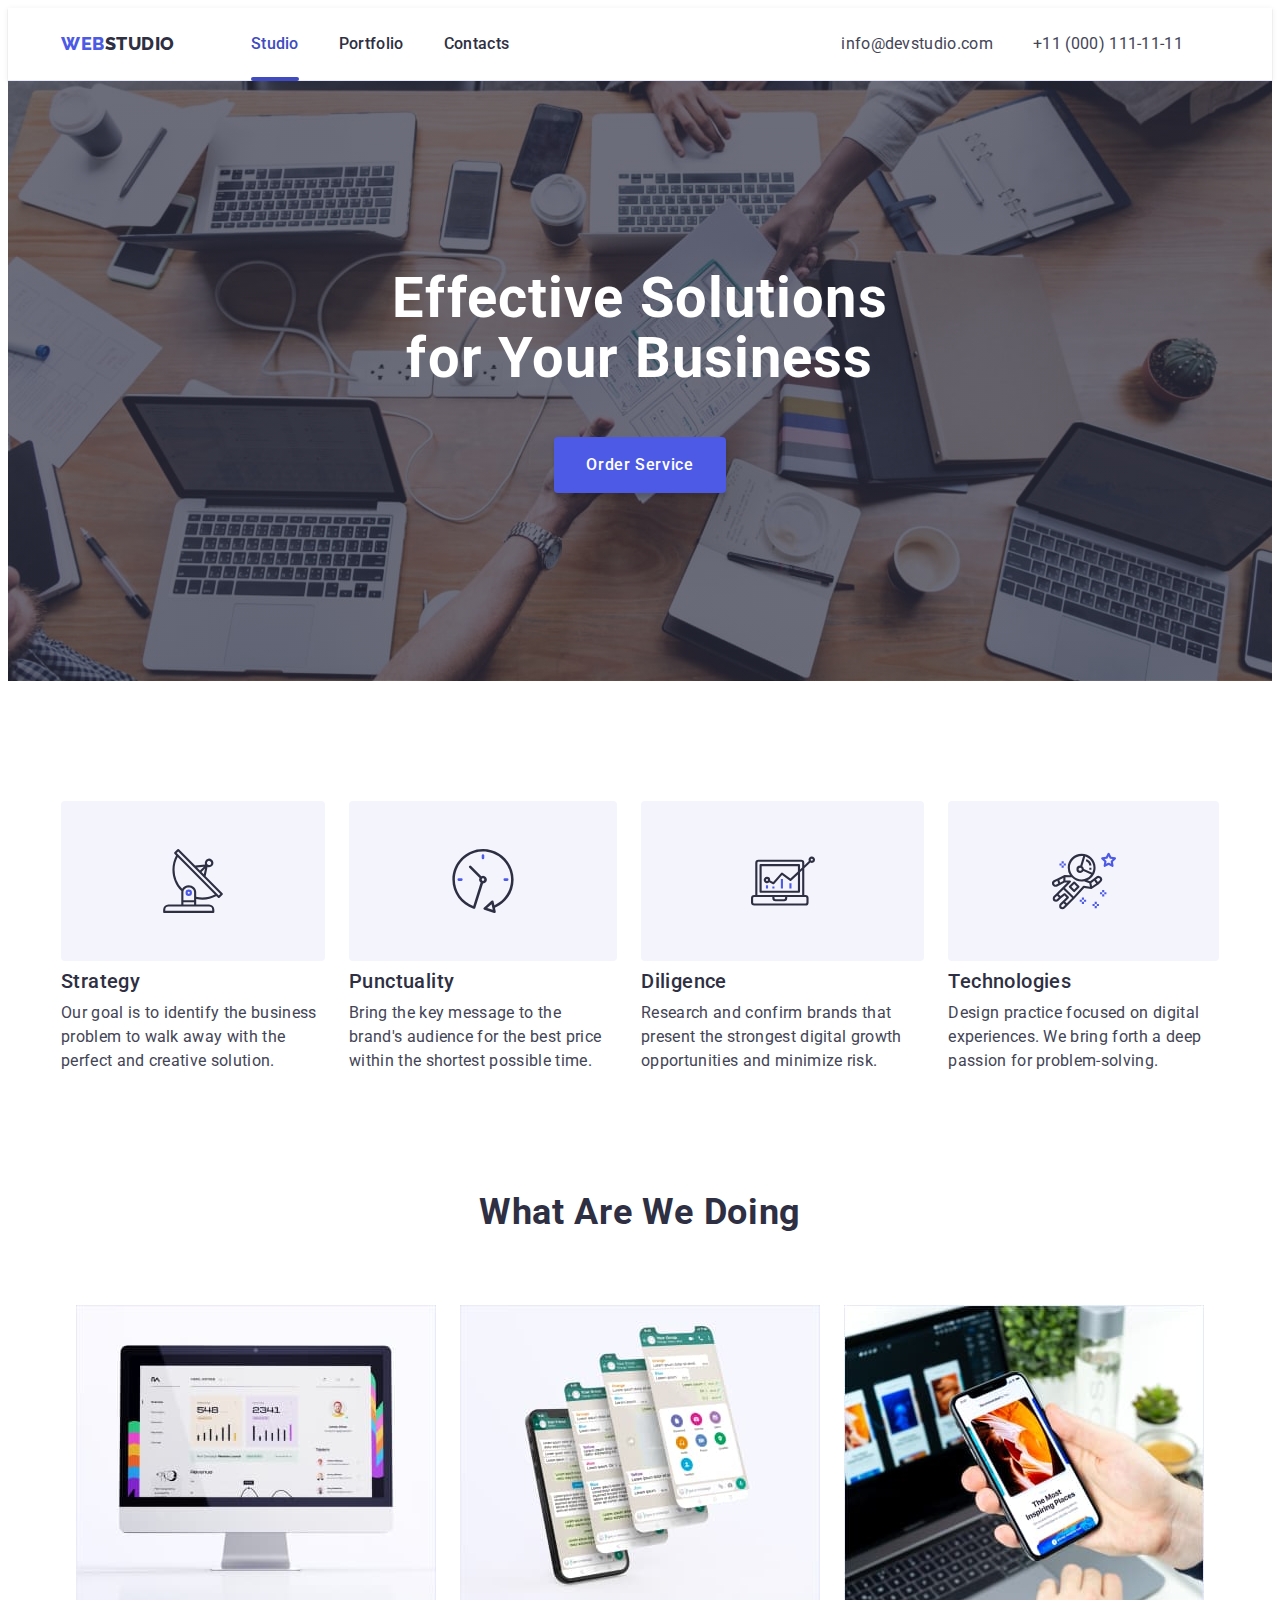
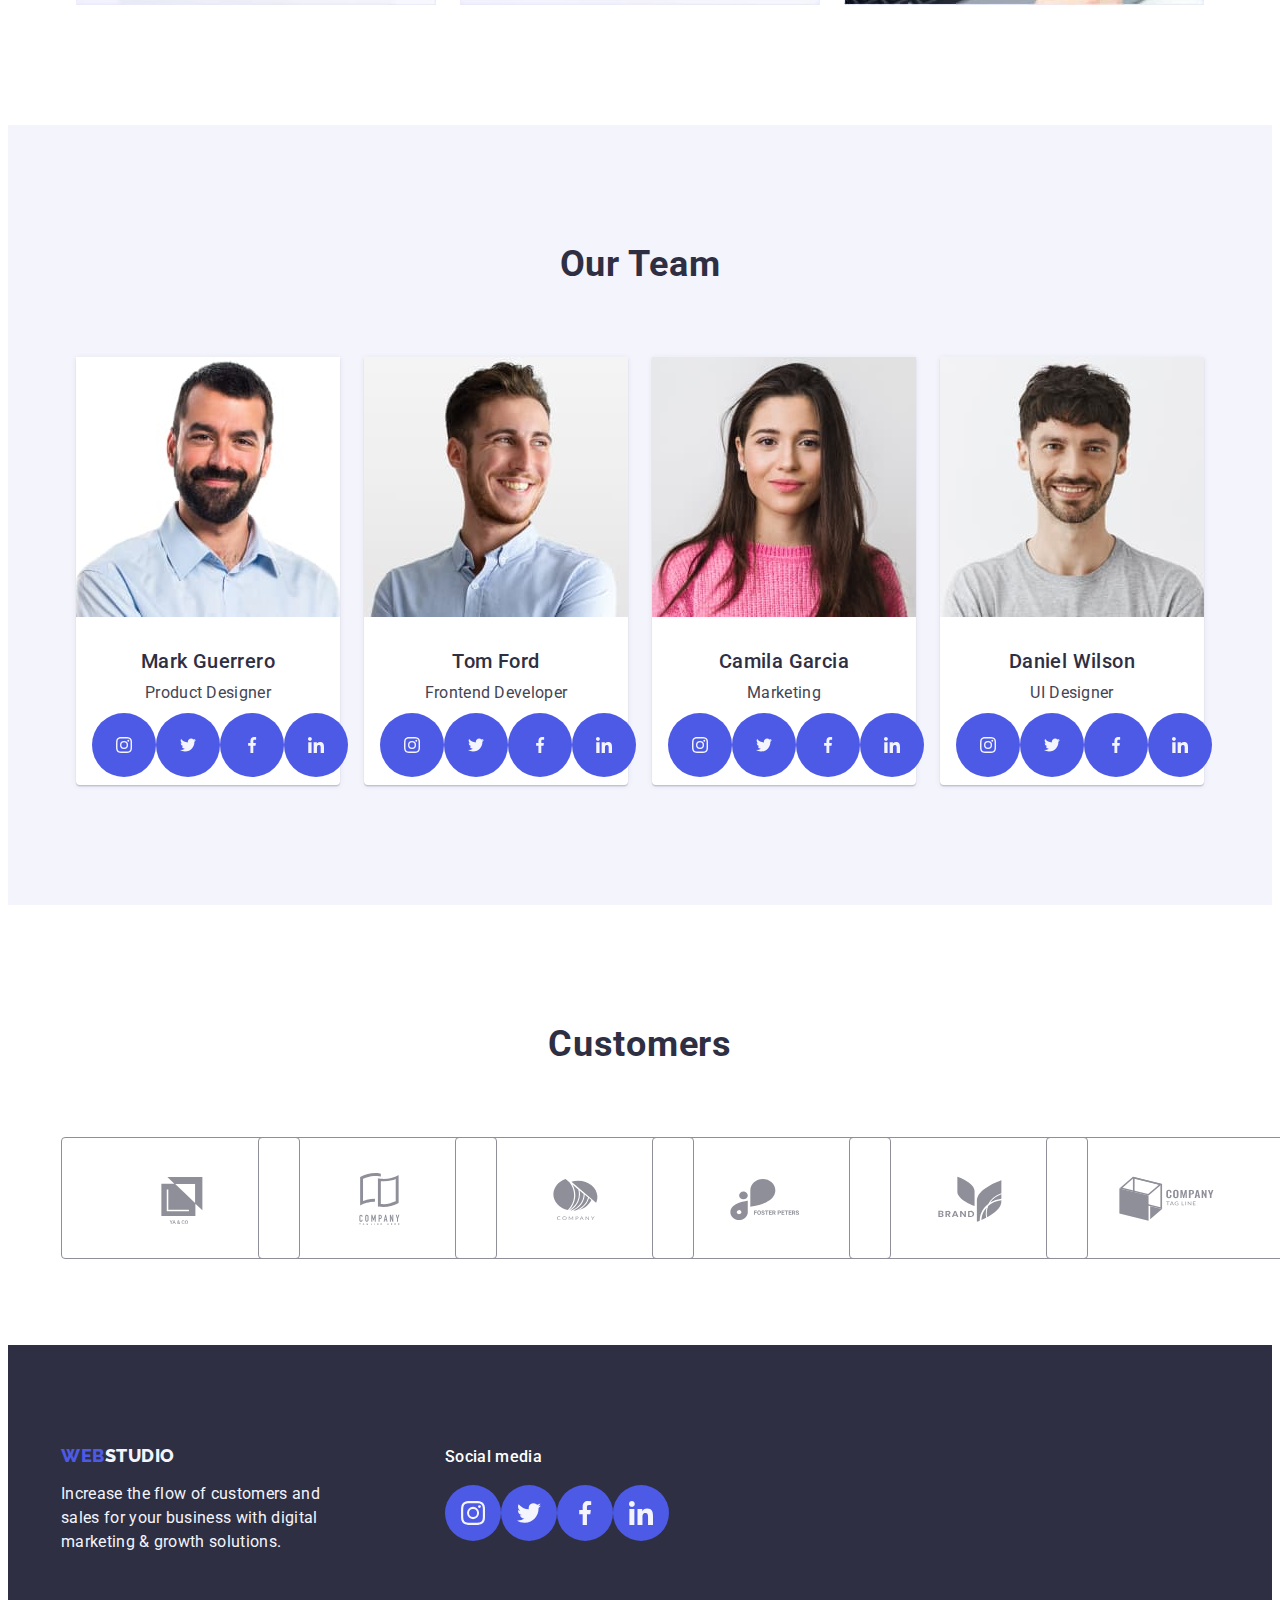
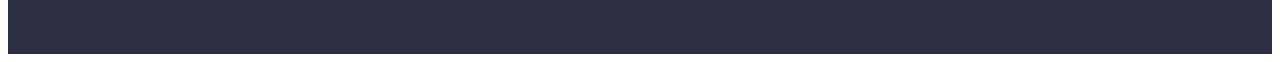
<file: index.html>
<!DOCTYPE html>
<html lang="en">
  <head>
    <meta charset="UTF-8" />
    <meta http-equiv="X-UA-Compatible" content="IE=edge" />
    <meta name="viewport" content="width=device-width, initial-scale=1.0" />
    <title>Студія</title>

    <link
      rel="stylesheet"
      href="https://cdnjs.cloudflare.com/ajax/libs/modern-normalize/2.0.0/modern-normalize.min.css"
      integrity="sha512-4xo8blKMVCiXpTaLzQSLSw3KFOVPWhm/TRtuPVc4WG6kUgjH6J03IBuG7JZPkcWMxJ5huwaBpOpnwYElP/m6wg=="
      crossorigin="anonymous"
      referrerpolicy="no-referrer"
    />
    <link rel="stylesheet" href="./css/styles.css" />
    <link rel="preconnect" href="https://fonts.googleapis.com" />
    <link rel="preconnect" href="https://fonts.gstatic.com" crossorigin />
    <link
      href="https://fonts.googleapis.com/css2?family=Raleway:wght@800&family=Roboto:wght@400;500;700;900&display=swap"
      rel="stylesheet"
    />
  </head>
  <body>
    <!-- Header -->
    <header class="header">
      <div class="head container">
        <nav class="navigation">
          <!-- LOGO -->
          <a href="./index.html" class="link logo"
            >Web<span class="link logo-part">Studio</span></a
          >
          <!-- Navigation links -->
          <ul class="list list-nav">
            <li>
              <a href="./index.html" class="link nav-site current">Studio</a>
            </li>
            <li>
              <a href="./portfolio.html" class="link nav-site">Portfolio</a>
            </li>
            <li><a href="" class="link nav-site">Contacts</a></li>
          </ul>
        </nav>
        <!-- Contacts mail and phone -->
        <address class="contacts">
          <ul class="list list-contacts">
            <li>
              <a href="mailto:info@devstudio.com" class="link contact"
                >info@devstudio.com</a
              >
            </li>
            <li>
              <a href="tel:+110001111111" class="link contact"
                >+11 (000) 111-11-11</a
              >
            </li>
          </ul>
        </address>
      </div>
    </header>
    <main>
      <!-- HERO -->
      <section class="hero section">
        <div class="container hero-container">
          <h1 class="hero-titel">Effective Solutions for Your Business</h1>
          <button type="button" class="hero-btn" data-modal-open>
            Order Service
          </button>
        </div>
      </section>
      <section class="section second-section">
        <div class="container">
          <!-- Features -->
          <h2 class="visually-hidden">Features</h2>
          <ul class="list list-features">
            <li class="features">
              <div class="icon-background">
                <svg class="icon-features" width="64" height="64">
                  <use href="./images/icons.svg#icon-antenna-1"></use>
                </svg>
              </div>
              <h3 class="title-features">Strategy</h3>
              <p class="features-descr">
                Our goal is to identify the business problem to walk away with
                the perfect and creative solution.
              </p>
            </li>
            <li class="features">
              <div class="icon-background">
                <svg class="icon-features" width="64" height="64">
                  <use href="./images/icons.svg#icon-clock-1"></use>
                </svg>
              </div>
              <h3 class="title-features">Punctuality</h3>
              <p class="features-descr">
                Bring the key message to the brand's audience for the best price
                within the shortest possible time.
              </p>
            </li>
            <li class="features">
              <div class="icon-background">
                <svg class="icon-features" width="64" height="64">
                  <use href="./images/icons.svg#icon-diagram-1"></use>
                </svg>
              </div>
              <h3 class="title-features">Diligence</h3>
              <p class="features-descr">
                Research and confirm brands that present the strongest digital
                growth opportunities and minimize risk.
              </p>
            </li>
            <li class="features">
              <div class="icon-background">
                <svg class="icon-features" width="64" height="64">
                  <use href="./images/icons.svg#icon-astronaut-1"></use>
                </svg>
              </div>
              <h3 class="title-features">Technologies</h3>
              <p class="features-descr">
                Design practice focused on digital experiences. We bring forth a
                deep passion for problem-solving.
              </p>
            </li>
          </ul>
        </div>
      </section>
      <section class="section third-section">
        <div class="container">
          <!-- What are we doing -->
          <h2 class="titel-section">What are we doing</h2>
          <ul class="list do-examples">
            <li class="exampel">
              <img
                src="./images/img1.jpg"
                alt="computer with open designed app"
                width="360"
              />
            </li>
            <li class="exampel">
              <img
                src="./images/img2.jpg"
                alt="opened app on the phon and layers of it"
                width="360"
              />
            </li>
            <li class="exampel">
              <img
                src="./images/img3.jpg"
                alt="mobile with open designed app"
                width="360"
              />
            </li>
          </ul>
        </div>
      </section>
      <section class="our-team section">
        <div class="container">
          <!-- Our Team -->
          <h2 class="titel-section">Our Team</h2>
          <ul class="list team">
            <li class="team-members">
              <img
                src="./images/img4.jpg"
                alt="photo of Product Designer"
                width="264"
              />
              <div class="container-card">
                <h3 class="name-employee">Mark Guerrero</h3>
                <p class="employee-desc">Product Designer</p>
                <ul class="list icon-social-list">
                  <li class="social-icon">
                    <a href="" class="icon-social-link"
                      ><svg class="icon-social" width="16" height="16">
                        <use href="./images/icons.svg#icon-instagram-2"></use>
                      </svg>
                    </a>
                  </li>
                  <li class="social-icon">
                    <a class="icon-social-link">
                      <svg class="icon-social" width="16" height="16">
                        <use href="./images/icons.svg#icon-twitter-1"></use>
                      </svg>
                    </a>
                  </li>
                  <li class="social-icon">
                    <a class="icon-social-link">
                      <svg class="icon-social" width="16" height="16">
                        <use href="./images/icons.svg#icon-facebook-1"></use>
                      </svg>
                    </a>
                  </li>
                  <li class="social-icon">
                    <a class="icon-social-link">
                      <svg class="icon-social" width="16" height="16">
                        <use href="./images/icons.svg#icon-linkedin-1"></use>
                      </svg>
                    </a>
                  </li>
                </ul>
              </div>
            </li>
            <li class="team-members">
              <img
                src="./images/img5.jpg"
                alt="photo of Frontend Developer"
                width="264"
              />
              <div class="container-card">
                <h3 class="name-employee">Tom Ford</h3>
                <p class="employee-desc">Frontend Developer</p>

                <ul class="list icon-social-list">
                  <li class="social-icon">
                    <a href="" class="icon-social-link"
                      ><svg class="icon-social" width="16" height="16">
                        <use href="./images/icons.svg#icon-instagram-2"></use>
                      </svg>
                    </a>
                  </li>
                  <li class="social-icon">
                    <a class="icon-social-link">
                      <svg class="icon-social" width="16" height="16">
                        <use href="./images/icons.svg#icon-twitter-1"></use>
                      </svg>
                    </a>
                  </li>
                  <li class="social-icon">
                    <a class="icon-social-link">
                      <svg class="icon-social" width="16" height="16">
                        <use href="./images/icons.svg#icon-facebook-1"></use>
                      </svg>
                    </a>
                  </li>
                  <li class="social-icon">
                    <a class="icon-social-link">
                      <svg class="icon-social" width="16" height="16">
                        <use href="./images/icons.svg#icon-linkedin-1"></use>
                      </svg>
                    </a>
                  </li>
                </ul>
              </div>
            </li>
            <li class="team-members">
              <img
                src="./images/img6.jpg"
                alt="photo of employee of Marketing"
                width="264"
              />
              <div class="container-card">
                <h3 class="name-employee">Camila Garcia</h3>
                <p class="employee-desc">Marketing</p>

                <ul class="list icon-social-list">
                  <li class="social-icon">
                    <a href="" class="icon-social-link"
                      ><svg class="icon-social" width="16" height="16">
                        <use href="./images/icons.svg#icon-instagram-2"></use>
                      </svg>
                    </a>
                  </li>
                  <li class="social-icon">
                    <a class="icon-social-link">
                      <svg class="icon-social" width="16" height="16">
                        <use href="./images/icons.svg#icon-twitter-1"></use>
                      </svg>
                    </a>
                  </li>
                  <li class="social-icon">
                    <a class="icon-social-link">
                      <svg class="icon-social" width="16" height="16">
                        <use href="./images/icons.svg#icon-facebook-1"></use>
                      </svg>
                    </a>
                  </li>
                  <li class="social-icon">
                    <a class="icon-social-link">
                      <svg class="icon-social" width="16" height="16">
                        <use href="./images/icons.svg#icon-linkedin-1"></use>
                      </svg>
                    </a>
                  </li>
                </ul>
              </div>
            </li>
            <li class="team-members">
              <img
                src="./images/img7.jpg"
                alt="foto of UI Designer"
                width="264"
              />
              <div class="container-card">
                <h3 class="name-employee">Daniel Wilson</h3>
                <p class="employee-desc">UI Designer</p>

                <ul class="list icon-social-list">
                  <li class="social-icon">
                    <a href="" class="icon-social-link"
                      ><svg class="icon-social" width="16" height="16">
                        <use href="./images/icons.svg#icon-instagram-2"></use>
                      </svg>
                    </a>
                  </li>
                  <li class="social-icon">
                    <a href="" class="icon-social-link">
                      <svg class="icon-social" width="16" height="16">
                        <use href="./images/icons.svg#icon-twitter-1"></use>
                      </svg>
                    </a>
                  </li>
                  <li class="social-icon">
                    <a href="" class="icon-social-link">
                      <svg class="icon-social" width="16" height="16">
                        <use href="./images/icons.svg#icon-facebook-1"></use>
                      </svg>
                    </a>
                  </li>
                  <li class="social-icon">
                    <a href="" class="icon-social-link">
                      <svg class="icon-social" width="16" height="16">
                        <use href="./images/icons.svg#icon-linkedin-1"></use>
                      </svg>
                    </a>
                  </li>
                </ul>
              </div>
            </li>
          </ul>
        </div>
      </section>
      <!-- Fifth section customers -->
      <section class="customers-section">
        <div class="container">
          <h2 class="titel-section">Customers</h2>
          <ul class="list customers-list">
            <li class="customer">
              <a href="" class="link customers-link">
                <svg class="customer-icon" width="104" height="56">
                  <use href="./images/icons.svg#icon-Logo1"></use>
                </svg>
              </a>
            </li>
            <li class="customer">
              <a href="" class="link customers-link">
                <svg class="customer-icon" width="104" height="56">
                  <use href="./images/icons.svg#icon-Logo2"></use>
                </svg>
              </a>
            </li>
            <li class="customer">
              <a href="" class="link customers-link">
                <svg class="customer-icon" width="104" height="56">
                  <use href="./images/icons.svg#icon-Logo3"></use>
                </svg>
              </a>
            </li>
            <li class="customer">
              <a href="" class="link customers-link">
                <svg class="customer-icon" width="104" height="56">
                  <use href="./images/icons.svg#icon-Logo4"></use>
                </svg>
              </a>
            </li>
            <li class="customer">
              <a href="" class="link customers-link">
                <svg class="customer-icon" width="104" height="56">
                  <use href="./images/icons.svg#icon-Logo5"></use>
                </svg>
              </a>
            </li>
            <li class="customer">
              <a href="" class="link customers-link">
                <svg class="customer-icon" width="104" height="56">
                  <use href="./images/icons.svg#icon-Logo6"></use>
                </svg>
              </a>
            </li>
          </ul>
        </div>
      </section>
    </main>
    <!-- footer -->
    <footer class="footer">
      <div class="container footer-content">
        <div class="footer-right">
          <a href="./index.html" class="logo-footer link"
            >Web<span class="link logo-footer-part">Studio</span></a
          >
          <p class="footer-slogan">
            Increase the flow of customers and sales for your business with
            digital marketing & growth solutions.
          </p>
        </div>
        <div>
          <p class="titel-socials">Social media</p>
          <ul class="list footer-social-list">
            <li class="footer-social-point">
              <a href="" class="link footer-socials">
                <svg class="icon-svg-footer" width="24" height="24">
                  <use href="./images/icons.svg#icon-instagram-2"></use>
                </svg>
              </a>
            </li>
            <li class="footer-social-point">
              <a href="" class="link footer-socials">
                <svg class="icon-svg-footer" width="24" height="24">
                  <use href="./images/icons.svg#icon-twitter-1"></use>
                </svg>
              </a>
            </li>
            <li class="footer-social-point">
              <a href="" class="link footer-socials">
                <svg class="icon-svg-footer" width="24" height="24">
                  <use href="./images/icons.svg#icon-facebook-1"></use>
                </svg>
              </a>
            </li>
            <li class="footer-social-point">
              <a href="" class="link footer-socials">
                <svg class="icon-svg-footer" width="24" height="24">
                  <use href="./images/icons.svg#icon-linkedin-1"></use>
                </svg>
              </a>
            </li>
          </ul>
        </div>
      </div>
    </footer>
    <div class="backdrop is-hidden" data-modal>
      <div class="modal">
        <button type="button" class="btn-modal" data-modal-close>
          <svg class="icon-modal" width="8" height="8">
            <use href="./images/icons.svg#icon-close"></use>
          </svg>
        </button>
      </div>
    </div>
    <script src="./js/modal.js"></script>
  </body>
</html>
</file>
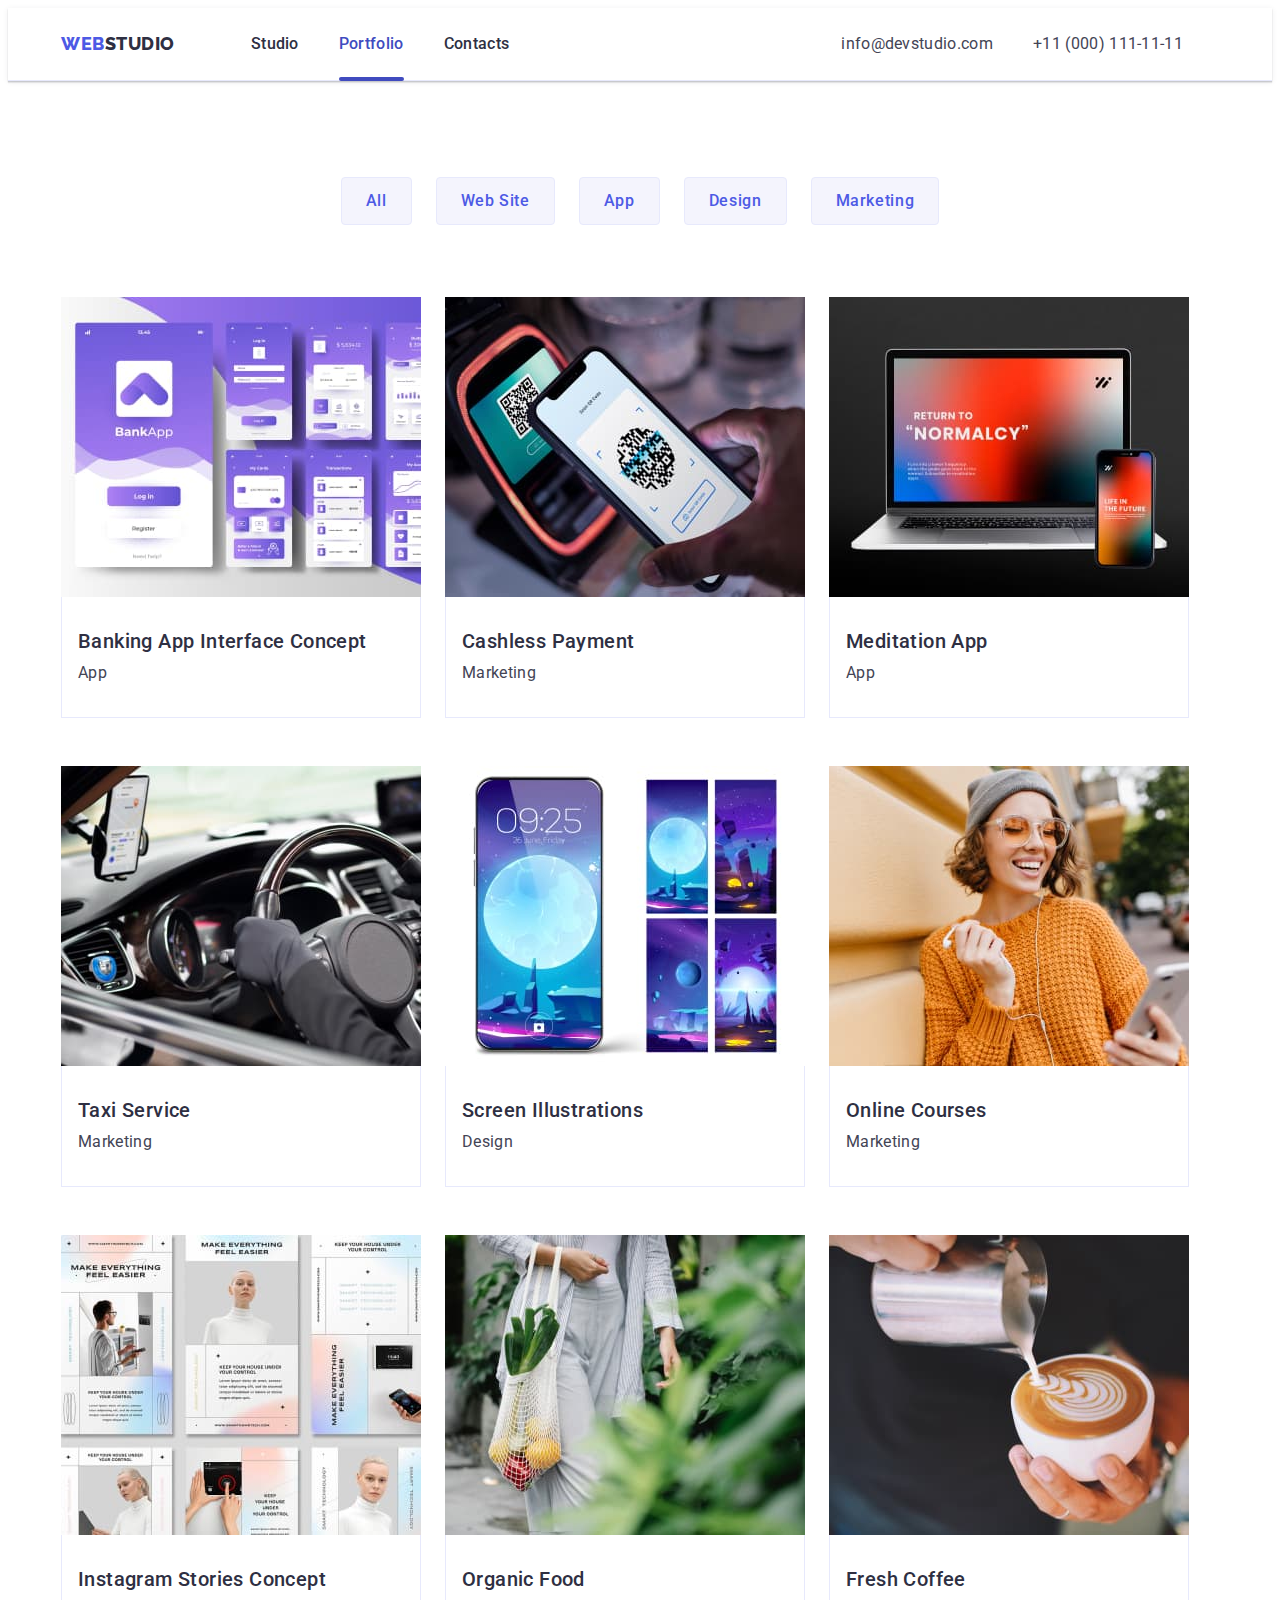
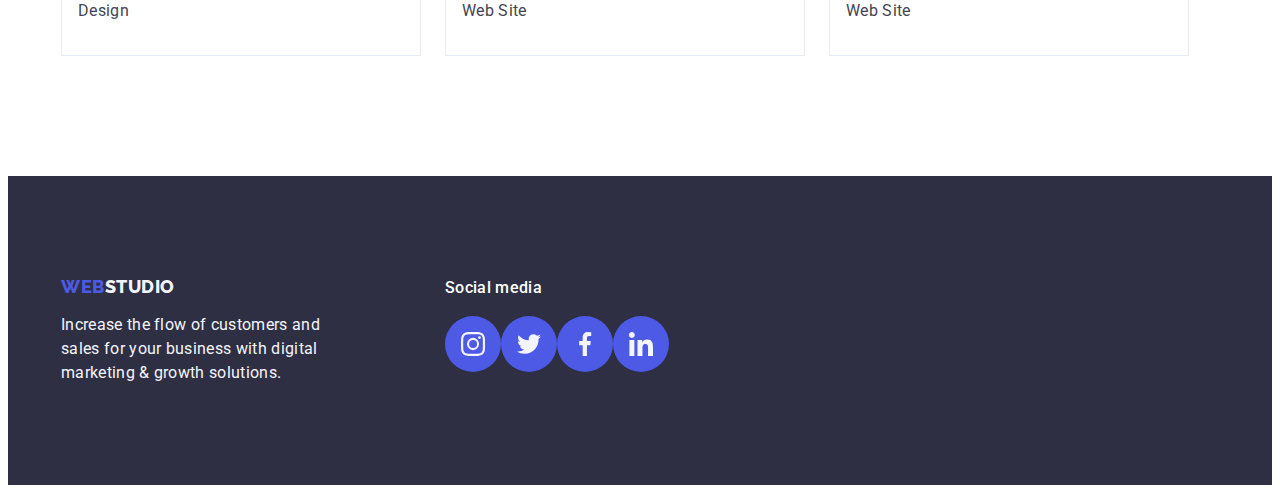
<file: portfolio.html>
<!DOCTYPE html>
<html lang="en">
  <head>
    <meta charset="UTF-8" />
    <meta http-equiv="X-UA-Compatible" content="IE=edge" />
    <meta name="viewport" content="width=device-width, initial-scale=1.0" />
    <title>Портфоліо</title>
    <link
      rel="stylesheet"
      href="https://cdnjs.cloudflare.com/ajax/libs/modern-normalize/2.0.0/modern-normalize.min.css"
      integrity="sha512-4xo8blKMVCiXpTaLzQSLSw3KFOVPWhm/TRtuPVc4WG6kUgjH6J03IBuG7JZPkcWMxJ5huwaBpOpnwYElP/m6wg=="
      crossorigin="anonymous"
      referrerpolicy="no-referrer"
    />
    <link rel="stylesheet" href="./css/styles.css" />
    <link rel="preconnect" href="https://fonts.googleapis.com" />
    <link rel="preconnect" href="https://fonts.gstatic.com" crossorigin />
    <link
      href="https://fonts.googleapis.com/css2?family=Raleway:wght@800&family=Roboto:wght@400;500;700;900&display=swap"
      rel="stylesheet"
    />
  </head>
  <body>
    <!-- Header -->
    <header class="header">
      <div class="head container">
        <nav class="navigation">
          <!-- LOGO -->
          <a href="./index.html" class="link logo"
            >Web<span class="link logo-part">Studio</span></a
          >
          <!-- Navigation links -->
          <ul class="list list-nav">
            <li>
              <a href="./index.html" class="link nav-site">Studio</a>
            </li>
            <li>
              <a href="./portfolio.html" class="link nav-site current"
                >Portfolio</a
              >
            </li>
            <li><a href="" class="link nav-site">Contacts</a></li>
          </ul>
        </nav>
        <!-- Contacts mail and phone -->
        <address class="contacts">
          <ul class="list list-contacts">
            <li>
              <a href="mailto:info@devstudio.com" class="link contact"
                >info@devstudio.com</a
              >
            </li>
            <li>
              <a href="tel:+110001111111" class="link contact"
                >+11 (000) 111-11-11</a
              >
            </li>
          </ul>
        </address>
      </div>
    </header>
    <main>
      <!-- Main section -->
      <section class="section portfolio-section">
        <div class="container">
          <h1 class="visually-hidden">Portfolio</h1>
          <ul class="list filter-btn">
            <!-- Filters -->
            <li><button type="button" class="btn-portfolio">All</button></li>
            <li>
              <button type="button" class="btn-portfolio">Web Site</button>
            </li>
            <li><button type="button" class="btn-portfolio">App</button></li>
            <li><button type="button" class="btn-portfolio">Design</button></li>
            <li>
              <button type="button" class="btn-portfolio">Marketing</button>
            </li>
          </ul>
          <!-- Images and description of portfolio -->
          <ul class="list portfolio-links">
            <li class="portfolio-link">
              <!-- Banking App Interface Concept -->
              <a href="" class="card-link link">
                <div class="card-overlay">
                  <img
                    src="./images/img8.jpg"
                    alt="Banking App Interface Concept"
                    width="360"
                  />
                  <p class="overlay">
                    14 Stylish and User-Friendly App Design Concepts · Task
                    Manager App · Calorie Tracker App · Exotic Fruit Ecommerce
                    App · Cloud Storage App
                  </p>
                </div>
                <div class="card-portfolio">
                  <h2 class="portfolio-item">Banking App Interface Concept</h2>
                  <p class="portfolio-descr">App</p>
                </div></a
              >
            </li>
            <li class="portfolio-link">
              <!-- Cashless Payment -->
              <a href="" class="card-link link">
                <div class="card-overlay">
                  <img
                    src="./images/img9.jpg"
                    alt="Cashless Payment"
                    width="360"
                  />
                  <p class="overlay">
                    14 Stylish and User-Friendly App Design Concepts · Task
                    Manager App · Calorie Tracker App · Exotic Fruit Ecommerce
                    App · Cloud Storage App
                  </p>
                </div>
                <div class="card-portfolio">
                  <h2 class="portfolio-item">Cashless Payment</h2>
                  <p class="portfolio-descr">Marketing</p>
                </div></a
              >
            </li>
            <li class="portfolio-link">
              <!-- Meditation App -->
              <a href="" class="card-link link">
                <div class="card-overlay">
                  <img
                    src="./images/img10.jpg"
                    alt="Meditation App"
                    width="360"
                  />
                  <p class="overlay">
                    14 Stylish and User-Friendly App Design Concepts · Task
                    Manager App · Calorie Tracker App · Exotic Fruit Ecommerce
                    App · Cloud Storage App
                  </p>
                </div>
                <div class="card-portfolio">
                  <h2 class="portfolio-item">Meditation App</h2>
                  <p class="portfolio-descr">App</p>
                </div></a
              >
            </li>
            <li class="portfolio-link">
              <!-- Taxi Service -->
              <a href="" class="card-link link">
                <div class="card-overlay">
                  <img
                    src="./images/img11.jpg"
                    alt="Taxi Service"
                    width="360"
                  />
                  <p class="overlay">
                    14 Stylish and User-Friendly App Design Concepts · Task
                    Manager App · Calorie Tracker App · Exotic Fruit Ecommerce
                    App · Cloud Storage App
                  </p>
                </div>
                <div class="card-portfolio">
                  <h2 class="portfolio-item">Taxi Service</h2>
                  <p class="portfolio-descr">Marketing</p>
                </div></a
              >
            </li>
            <li class="portfolio-link">
              <!-- Screen Illustrations -->
              <a href="" class="card-link link">
                <div class="card-overlay">
                  <img
                    src="./images/img12.jpg"
                    alt="Screen Illustrations"
                    width="360"
                  />
                  <p class="overlay">
                    14 Stylish and User-Friendly App Design Concepts · Task
                    Manager App · Calorie Tracker App · Exotic Fruit Ecommerce
                    App · Cloud Storage App
                  </p>
                </div>
                <div class="card-portfolio">
                  <h2 class="portfolio-item">Screen Illustrations</h2>
                  <p class="portfolio-descr">Design</p>
                </div></a
              >
            </li>
            <li class="portfolio-link">
              <!-- Online Courses -->
              <a href="" class="card-link link"
                ><div class="card-overlay">
                  <img
                    src="./images/img13.jpg"
                    alt="Online Courses"
                    width="360"
                  />
                  <p class="overlay">
                    14 Stylish and User-Friendly App Design Concepts · Task
                    Manager App · Calorie Tracker App · Exotic Fruit Ecommerce
                    App · Cloud Storage App
                  </p>
                </div>
                <div class="card-portfolio">
                  <h2 class="portfolio-item">Online Courses</h2>
                  <p class="portfolio-descr">Marketing</p>
                </div></a
              >
            </li>
            <li class="portfolio-link">
              <!-- Instagram Stories Concept -->
              <a href="" class="card-link link">
                <div class="card-overlay">
                  <img
                    src="./images/img14.jpg"
                    alt="Instagram Stories Concept"
                    width="360"
                  />
                  <p class="overlay">
                    14 Stylish and User-Friendly App Design Concepts · Task
                    Manager App · Calorie Tracker App · Exotic Fruit Ecommerce
                    App · Cloud Storage App
                  </p>
                </div>
                <div class="card-portfolio">
                  <h2 class="portfolio-item">Instagram Stories Concept</h2>
                  <p class="portfolio-descr">Design</p>
                </div></a
              >
            </li>
            <li class="portfolio-link">
              <!-- Organic Food -->
              <a href="" class="card-link link">
                <div class="card-overlay">
                  <img
                    src="./images/img15.jpg"
                    alt="Organic Food"
                    width="360"
                  />
                  <p class="overlay">
                    14 Stylish and User-Friendly App Design Concepts · Task
                    Manager App · Calorie Tracker App · Exotic Fruit Ecommerce
                    App · Cloud Storage App
                  </p>
                </div>
                <div class="card-portfolio">
                  <h2 class="portfolio-item">Organic Food</h2>
                  <p class="portfolio-descr">Web Site</p>
                </div></a
              >
            </li>
            <li class="portfolio-link">
              <!-- Fresh Coffee -->
              <a href="" class="card-link link">
                <div class="card-overlay">
                  <img
                    src="./images/img16.jpg"
                    alt="Fresh Coffee"
                    width="360"
                  />
                  <p class="overlay">
                    14 Stylish and User-Friendly App Design Concepts · Task
                    Manager App · Calorie Tracker App · Exotic Fruit Ecommerce
                    App · Cloud Storage App
                  </p>
                </div>
                <div class="card-portfolio">
                  <h2 class="portfolio-item">Fresh Coffee</h2>
                  <p class="portfolio-descr">Web Site</p>
                </div></a
              >
            </li>
          </ul>
        </div>
      </section>
    </main>
    <!-- Footer -->
    <footer class="footer">
      <div class="container footer-content">
        <div class="footer-right">
          <a href="./index.html" class="logo-footer link"
            >Web<span class="link logo-footer-part">Studio</span></a
          >
          <p class="footer-slogan">
            Increase the flow of customers and sales for your business with
            digital marketing & growth solutions.
          </p>
        </div>
        <div>
          <p class="titel-socials">Social media</p>
          <ul class="list footer-social-list">
            <li class="footer-social-point">
              <a href="" class="link footer-socials">
                <svg class="icon-svg-footer" width="24" height="24">
                  <use href="./images/icons.svg#icon-instagram-2"></use>
                </svg>
              </a>
            </li>
            <li class="footer-social-point">
              <a href="" class="link footer-socials">
                <svg class="icon-svg-footer" width="24" height="24">
                  <use href="./images/icons.svg#icon-twitter-1"></use>
                </svg>
              </a>
            </li>
            <li class="footer-social-point">
              <a href="" class="link footer-socials">
                <svg class="icon-svg-footer" width="24" height="24">
                  <use href="./images/icons.svg#icon-facebook-1"></use>
                </svg>
              </a>
            </li>
            <li class="footer-social-point">
              <a href="" class="link footer-socials">
                <svg class="icon-svg-footer" width="24" height="24">
                  <use href="./images/icons.svg#icon-linkedin-1"></use>
                </svg>
              </a>
            </li>
          </ul>
        </div>
      </div>
    </footer>
  </body>
</html>
</file>
<file: css/styles.css>
:root {
    --backdround-color: #ffffff;
    --accent-color: #404bbf;
    --primary-font: 'Roboto', sans-serif;
    --secondary-font: 'Raleway', sans-serif;
    --primary-color-text: #434455;
    --secondary-color-text: #2E2F42;
}

body {
    font-family: 'Roboto', sans-serif;
    color: #434455;
    background-color: var(--backdround-color);

}


.visually-hidden {
    position: absolute;
    width: 1px;
    height: 1px;
    margin: -1px;
    border: 0;
    padding: 0;
    white-space: nowrap;
    clip-path: inset(100%);
    clip: rect(0 0 0 0);
    overflow: hidden;
}

.link {
    text-decoration: none;
}


.list {
    list-style: none;
    padding: 0;
    margin: 0;


}

.container {
    max-width: 1158px;
    margin: 0 auto;
    padding: 0 15px 0 15px;
}

/* LOGO */
.logo {
    font-family: 'Raleway', sans-serif;

    font-weight: 800;
    font-size: 18px;
    line-height: 1.17;
    display: flex;
    align-items: center;
    letter-spacing: 0.03em;
    text-transform: uppercase;
    color: #4D5AE5;
    margin-right: 76px;

}

.logo-part {
    font-family: 'Raleway', sans-serif;
    font-weight: 800;
    font-size: 18px;
    line-height: 1.17;
    display: flex;
    align-items: center;
    letter-spacing: 0.03em;
    text-transform: uppercase;
    color: var(--secondary-color-text);
}



.nav-site.current::after {
    content: "";
    position: absolute;
    left: 0;
    bottom: -1px;
    border-radius: 2px;
    width: 100%;
    height: 4px;
    background-color: #404bbf;

}


.nav-site {

    font-weight: 500;
    font-size: 16px;
    line-height: 1.5;
    letter-spacing: 0.02em;
    color: var(--secondary-color-text);
    padding: 24px 0;
    display: block;
    position: relative;
    transition: color 250ms cubic-bezier(0.4, 0, 0.2, 1);
}

.nav-site:hover,
.nav-site:focus {
    color: #404bbf;

}

.current {
    color: #404bbf;
}

.contacts {
    font-style: normal;
}

.contact {

    font-weight: 400;
    font-size: 16px;
    line-height: 1.5;
    letter-spacing: 0.02em;
    color: var(--primary-color-text);
    transition: color 250ms cubic-bezier(0.4, 0, 0.2, 1);

}

.contact:hover,
.contact:focus {
    color: var(--accent-color);
    transition: transform 250ms cubic-bezier(0.4, 0, 0.2, 1);
}

/* Main section hero */
.hero {
    background-color: #2E2F42;
    padding: 188px 0;
    background-image: linear-gradient(rgba(46, 47, 66, 0.7), rgba(46, 47, 66, 0.7)), url(../images/backgroundhero.jpg);
    background-repeat: no-repeat;
    background-position: center;
    background-size: cover;
    max-width: 1440px;
    margin: 0 auto;
}



.hero-titel {
    font-weight: 700;
    font-size: 56px;
    line-height: 1.07;
    letter-spacing: 0.02em;
    color: #FFFFFF;
    margin-bottom: 48px;
    max-width: 496px;
    text-align: center;
}

.hero-btn:hover,
.hero-btn:focus {
    background: var(--accent-color);
    transition: background-color 250ms cubic-bezier(0.4, 0, 0.2, 1);
}

.hero-btn {
    font-family: "Roboto", sans-serif;
    background: #4D5AE5;
    border: none;
    box-shadow: 0px 4px 4px rgba(0, 0, 0, 0.15);
    border-radius: 4px;
    font-weight: 500;
    font-size: 16px;
    line-height: 1.5;
    display: block;
    align-items: center;
    letter-spacing: 0.04em;
    color: #FFFFFF;
    padding: 16px 32px;
    cursor: pointer;
    min-width: 169px;
    transition: background-color 250ms cubic-bezier(0.4, 0, 0.2, 1);

}

/* Features  */
.icon-background {
    display: flex;
    align-items: center;
    justify-content: center;
    height: 112px;
    background: #F4F4FD;
    padding: 24px 100px 24px 100px;
    margin-bottom: 8px;
    border-radius: 4px;
}

.title-features {
    font-weight: 500;
    font-size: 20px;
    line-height: 1.2;
    letter-spacing: 0.02em;
    color: var(--secondary-color-text);
    margin-bottom: 8px;

}

.features-descr {
    font-size: 16px;
    line-height: 1.5;
    letter-spacing: 0.02em;
    color: var(--primary-color-text);
}

.titel-section {
    font-weight: 700;
    font-size: 36px;
    line-height: 1.11;
    text-align: center;
    letter-spacing: 0.02em;
    text-transform: capitalize;
    color: var(--secondary-color-text);
    margin-bottom: 72px;
}

/* < !-- Our Team --> */
.our-team {
    background-color: #F4F4FD;
    padding: 120px 0;
}

.team-members {
    background: var(--backdround-color);
    box-shadow: 0px 1px 6px rgba(46, 47, 66, 0.08), 0px 1px 1px rgba(46, 47, 66, 0.16), 0px 2px 1px rgba(46, 47, 66, 0.08);
    border-radius: 0px 0px 4px 4px;
}

.name-employee {
    font-weight: 500;
    font-size: 20px;
    line-height: 1.2;
    letter-spacing: 0.02em;
    color: var(--secondary-color-text);
    text-align: center;
    margin-bottom: 8px;
}

.employee-desc {
    font-size: 16px;
    line-height: 1.5;
    letter-spacing: 0.02em;
    color: var(--primary-color-text);
    text-align: center;
    margin-bottom: 8px;

}

.icon-social-link {
    display: flex;

    align-items: center;
    justify-content: center;
    background-color: #4d5ae5;
    border-radius: 50%;
    padding: 12px;
    width: 100%;
    height: 100%;
    transition: background-color 250ms cubic-bezier(0.4, 0, 0.2, 1);


}

.icon-social-link:hover,
.icon-social-link:focus {
    background-color: #404BBF;
    transition: transform 250ms cubic-bezier(0.4, 0, 0.2, 1);
}

.icon-social-list {
    display: flex;
    justify-content: center;
    gap: 24px;

}

.icon-social {
    fill: #f4f4fd;
}

.social-icon {
    width: 40px;
    height: 40px;
}

/* footer */
.footer {
    background-color: #2E2F42;
    padding: 100px 0;
}

.logo-footer {
    font-family: 'Raleway', sans-serif;
    font-weight: 800;
    font-size: 18px;
    line-height: 1.17;
    align-items: center;
    display: inline-block;
    letter-spacing: 0.03em;
    text-transform: uppercase;
    color: #4D5AE5;
    margin-bottom: 16px;

}



.logo-footer-part {
    font-family: 'Raleway', sans-serif;
    font-weight: 800;
    font-size: 18px;
    line-height: 1.17;
    display: inline-block;
    align-items: center;
    letter-spacing: 0.03em;
    text-transform: uppercase;
    color: #F4F4FD;
}

.footer-slogan {
    font-size: 16px;
    line-height: 1.5;
    letter-spacing: 0.02em;
    color: #F4F4FD;
    width: 264px;
}

/* PORTFOLIO */
.btn-portfolio:hover,
.btn-portfolio:focus {
    color: #FFFFFF;
    background-color: #404BBF;
    border: 1px solid transparent;
    box-shadow: 0px 3px 1px rgba(0, 0, 0, 0.1), 0px 2px 1px rgba(0, 0, 0, 0.08), 0px 2px 2px rgba(0, 0, 0, 0.12);
    border-radius: 4px;
    transition: color 250ms cubic-bezier(0.4, 0, 0.2, 1), background-color 250ms cubic-bezier(0.4, 0, 0.2, 1), border-color 250ms cubic-bezier(0.4, 0, 0.2, 1), box-shadow 250ms cubic-bezier(0.4, 0, 0.2, 1);
    ;
}

.btn-portfolio {
    font-family: "Roboto", sans-serif;
    height: 48px;
    background: #F4F4FD;
    border: 1px solid #E7E9FC;
    border-radius: 4px;
    cursor: pointer;
    font-weight: 500;
    font-size: 16px;
    line-height: 1.5;
    display: flex;
    align-items: center;
    text-align: center;
    letter-spacing: 0.04em;
    color: #4D5AE5;
    cursor: pointer;
    box-sizing: border-box;
    padding: 12px 24px;
    transition: color 250ms cubic-bezier(0.4, 0, 0.2, 1), background-color 250ms cubic-bezier(0.4, 0, 0.2, 1), border-color 250ms cubic-bezier(0.4, 0, 0.2, 1), box-shadow 250ms cubic-bezier(0.4, 0, 0.2, 1);
}

.portfolio-item {
    font-weight: 500;
    font-size: 20px;
    line-height: 1.2;
    letter-spacing: 0.02em;
    color: var(--secondary-color-text);

    margin-bottom: 8px;
}


.portfolio-descr {
    font-size: 16px;
    line-height: 1.5;
    letter-spacing: 0.02em;
    color: var(--primary-color-text);

}



.header {
    border-bottom: 1px solid #E7E9FC;
    box-shadow: 0px 2px 1px rgba(46, 47, 66, 0.08), 0px 1px 1px rgba(46, 47, 66, 0.16), 0px 1px 6px rgba(46, 47, 66, 0.08);


}

.head {
    display: flex;
    height: 72px;
}

.navigation {
    display: flex;
    align-items: center;
}

.list-nav {
    display: flex;
    justify-content: center;
    flex-direction: row;
    align-items: flex-start;
    padding: 0px;
    gap: 40px;
    margin-right: 332px;
}

.list-contacts {
    display: flex;
    justify-content: center;
    padding: 0;
    gap: 40px;
    margin-top: 24px;
}

/* Main page section HERO */
.hero-container {
    display: flex;
    align-items: center;
    flex-direction: column;


}

/* Main page naxt section */
.second-section {
    padding: 120px 0;
}

.third-section {
    padding-bottom: 120px;
}

.list-features {
    display: flex;
    justify-content: center;
    gap: 24px;
    padding: 0;

}

h1,
h3,
h2,
p,
ul {
    margin: 0;
}

.features {
    flex-basis: calc((100%-72px)/4);
}

/* What we are doing */
.do-examples {
    display: flex;
    justify-content: center;
    gap: 24px;

}

.exampel {
    width: calc((100%-48px)/3);
}

/* Our Team */
.team {
    display: flex;
    justify-content: center;
    gap: 24px;
}

.team-members {
    width: calc((100%-72px)/4);
    box-shadow: 0px 1px 6px rgba(46, 47, 66, 0.08), 0px 1px 1px rgba(46, 47, 66, 0.16), 0px 2px 1px rgba(46, 47, 66, 0.08);
    border-radius: 0px 0px 4px 4px;
}

/* FOOTER */


/* PORTOFLIO */
.filter-btn {
    display: flex;
    flex-direction: row;
    justify-content: center;
    align-items: center;
    gap: 24px;
    margin-bottom: 72px;

}

.portfolio-section {
    padding-top: 96px;
    padding-bottom: 120px;
}

.portfolio-links {
    list-style: none;
    display: flex;
    flex-direction: row;
    flex-wrap: wrap;
    row-gap: 48px;
    column-gap: 24px;
    padding: 0;
}

.card-link {
    display: block;
    transition: box-shadow 250ms cubic-bezier(0.4, 0, 0.2, 1);
}

.card-link:hover,
.card-link:focus {

    box-shadow: 0px 1px 6px rgba(46, 47, 66, 0.08), 0px 1px 1px rgba(46, 47, 66, 0.16), 0px 2px 1px rgba(46, 47, 66, 0.08);
    transition: box-shadow 250ms cubic-bezier(0.4, 0, 0.2, 1);
}

.portfolio-links>.portfolio-link {
    flex-basis: calc(100%/3-48px);
}


img {
    display: block;
    max-width: 100%;
    height: auto;
}

.container-card {
    padding: 32px 16px;
}

.card-portfolio {
    padding: 32px 16px;
    border: 1px solid #e7e9fc;
    border-top: none;
}

.customers-section {
    padding: 120px 0;
}

.customers-list {
    display: flex;
    justify-content: center;
    gap: 24px;
}

.customer {
    width: calc((100% - 120px) / 6);
    height: 88px;
}

.customers-link {
    display: inline-block;
    width: 100%;
    height: 100%;
    border: 1px solid #8E8F99;
    border-radius: 4px;
    display: flex;
    align-items: center;
    justify-content: center;
    color: #8E8F99;
    padding: 16px 32px;
    transition: border-color 250ms cubic-bezier(0.4, 0, 0.2, 1),
        color 250ms cubic-bezier(0.4, 0, 0.2, 1);
}

.customers-link:hover,
.customers-link:focus {
    border-color: #404bbf;
    color: #404bbf;
    transition: transform 250ms cubic-bezier(0.4, 0, 0.2, 1);
}

.customer-icon {
    fill: currentColor;
}

.footer-content {
    display: flex;
    align-items: baseline;
}

.titel-socials {
    font-weight: 500;
    font-size: 16px;
    line-height: 1.5;
    letter-spacing: 0.02em;
    color: #FFFFFF;
    margin-bottom: 16px;
}

.footer-right {
    margin-right: 120px;
}

.footer-social-list {
    display: flex;
    justify-content: center;
    gap: 16px;
}

.footer-social-point {
    width: 40px;
    height: 40px;
}

.footer-socials {
    display: inline-block;
    border-radius: 50%;
    padding: 8px;
    width: 100%;
    height: 100%;
    background-color: #4d5ae5;
    display: flex;
    align-items: center;
    justify-content: center;
    transition: background-color 250ms cubic-bezier(0.4, 0, 0.2, 1);
}

.footer-socials:hover,
.footer-socials:focus {
    background-color: #31D0AA;
    transition: transform 250ms cubic-bezier(0.4, 0, 0.2, 1);
}

.icon-svg-footer {
    fill: #f4f4fd;
}

.backdrop {
    position: fixed;
    top: 0;
    left: 0;
    z-index: 100;
    width: 100%;
    height: 100%;
    background-color: rgba(46, 47, 66, 0.4);
    transition: opacity 250ms cubic-bezier(0.4, 0, 0.2, 1), visibility 250ms cubic-bezier(0.4, 0, 0.2, 1);
}

.backdrop.is-hidden {
    opacity: 0;
    visibility: hidden;
    pointer-events: none;
}

.modal {
    position: absolute;
    top: 50%;
    left: 50%;
    transform: translate(-50%, -50%);
    width: 408px;
    min-height: 584px;
    background: #FCFCFC;
    box-shadow: 0px 1px 1px rgba(0, 0, 0, 0.14), 0px 1px 3px rgba(0, 0, 0, 0.12), 0px 2px 1px rgba(0, 0, 0, 0.2);
    border-radius: 4px;
    transition: transform 250ms cubic-bezier(0.4, 0, 0.2, 1);
}

.btn-modal {
    display: flex;
    position: absolute;
    top: 24px;
    right: 24px;
    justify-content: center;
    align-items: center;
    width: 24px;
    height: 24px;
    background: #E7E9FC;
    border: 1px solid rgba(0, 0, 0, 0.1);
    padding: 0;
    border-radius: 50%;
    cursor: pointer;
    transition: background-color 250ms cubic-bezier(0.4, 0, 0.2, 1), border 250ms cubic-bezier(0.4, 0, 0.2, 1);
}

.btn-modal:hover,
.btn-modal:focus {
    background-color: #404bbf;
    border: none;
    transition: transform 250ms cubic-bezier(0.4, 0, 0.2, 1);
}

.icon-modal {
    transition: fill 250ms cubic-bezier(0.4, 0, 0.2, 1);
}

.btn-modal:hover,
.btn-modal:focus .icon-modal {
    fill: #FFFFFF;
    transition: fill 250ms cubic-bezier(0.4, 0, 0.2, 1);
}


.card-overlay {
    position: relative;
    overflow: hidden;
}

.overlay {
    font-size: 16px;
    line-height: 1.5;
    letter-spacing: 0.02em;
    color: #F4F4FD;
    padding: 40px 32px;
    background: #4D5AE5;
    position: absolute;
    left: 0;
    top: 0;
    width: 100%;
    height: 100%;
    overflow: auto;
    transform: translate(0, 100%);
    transition: transform 250ms cubic-bezier(0.4, 0, 0.2, 1);
}

.card-link:hover .overlay,
.card-link:focus .overlay {
    transform: translate(0, 0);
}
</file>
